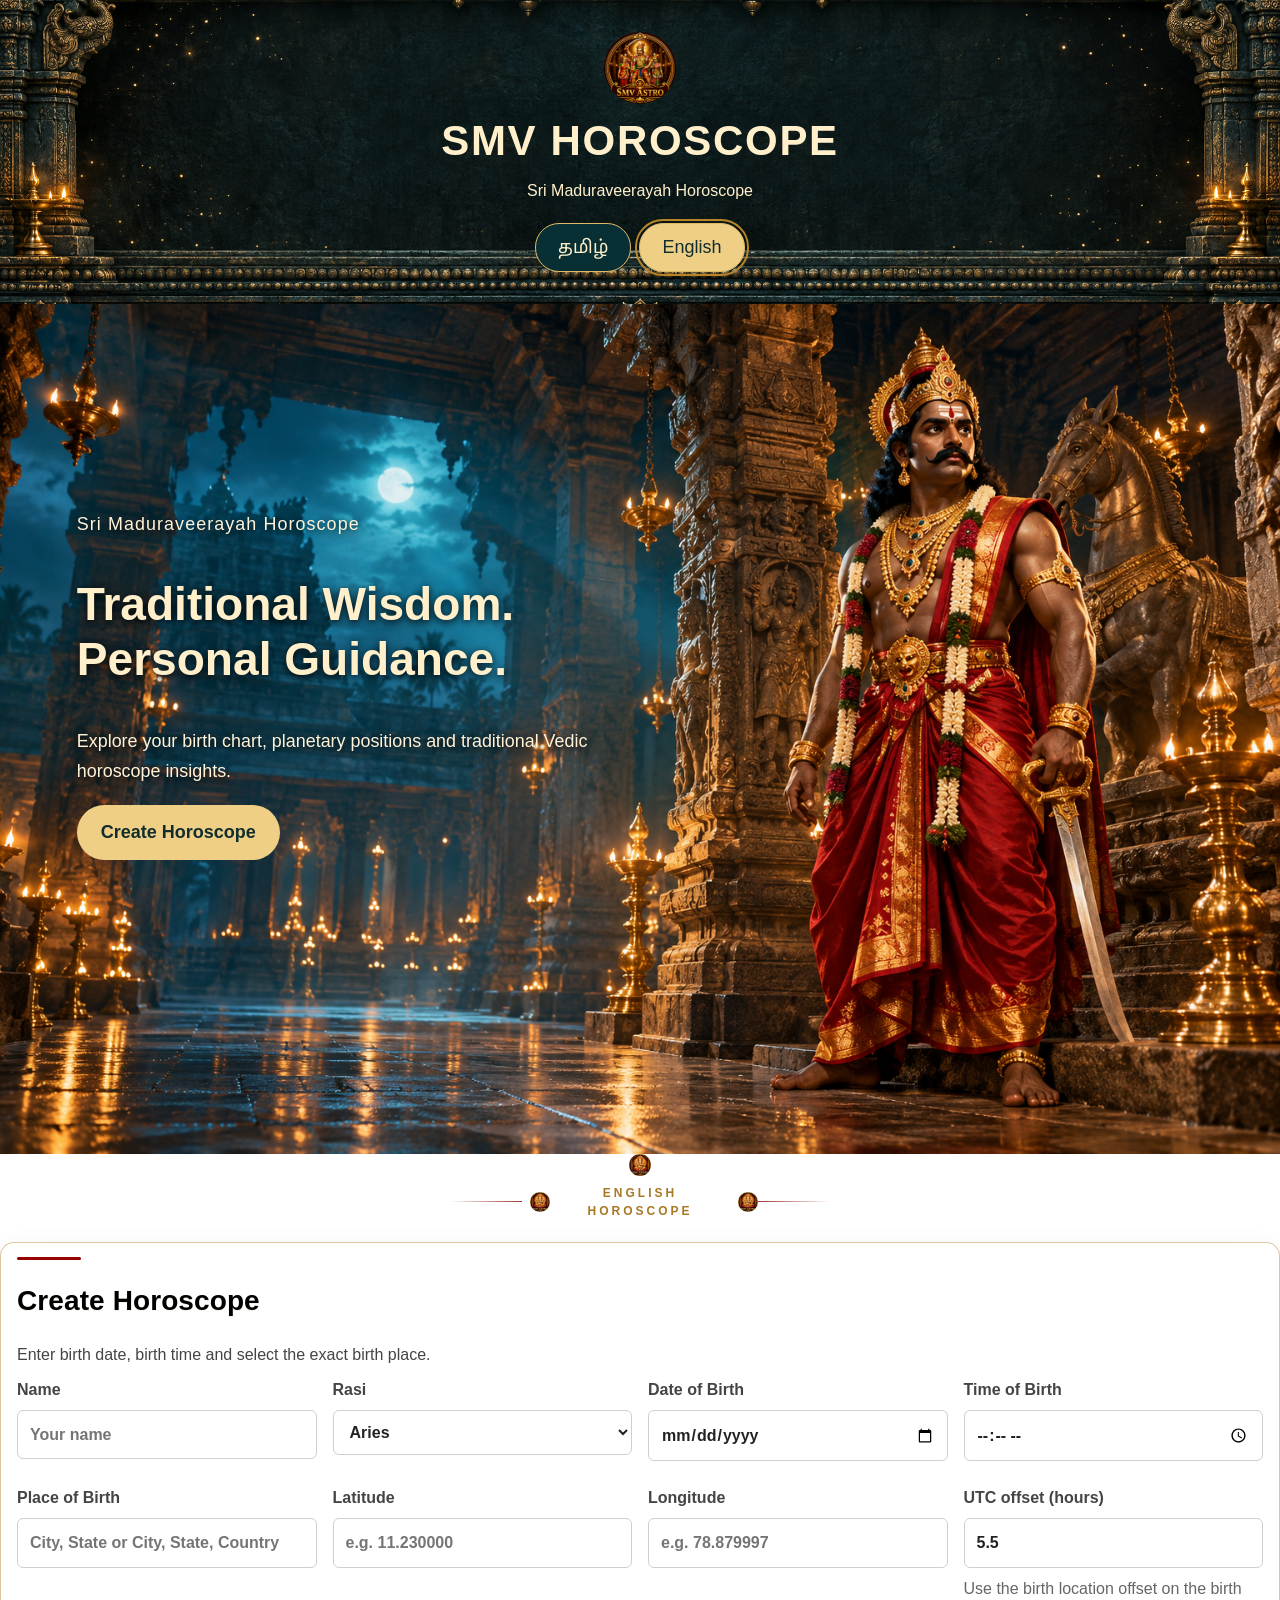
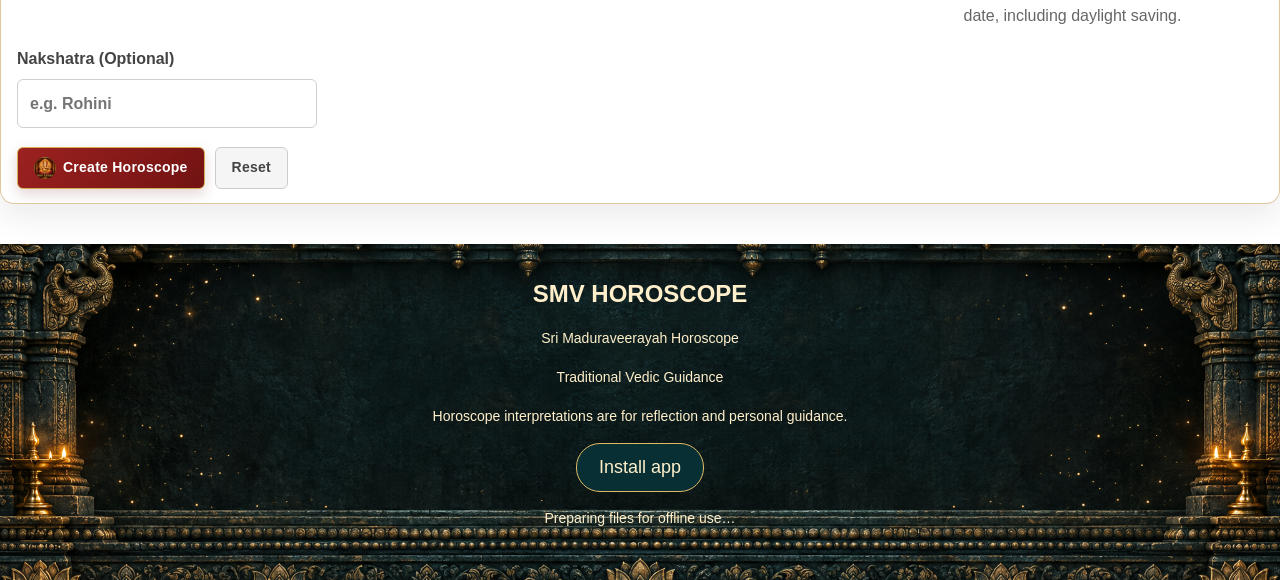
<file: index.html>
<!DOCTYPE html><html lang="en"><head><meta charset="utf-8"><meta name="viewport" content="width=device-width,initial-scale=1"><title>SMV HOROSCOPE — Sri Maduraveerayah Horoscope</title><meta name="description" content="Create a traditional Vedic horoscope using your birth date, time and place."><link rel="icon" href="assets/smvlogo.png"><link rel="stylesheet" href="horoscope.css?v=76"><script src="config.js?v=76"></script><link id="appManifest" rel="manifest" href="manifest-en.webmanifest"><meta name="theme-color" content="#082f33"><link rel="apple-touch-icon" href="assets/icon-192.png"></head><body class="smv-v12-theme"><div role="banner" class="site-header" id="templeHeader"><a class="site-brand" href="#home"><img src="assets/app-icon.jpg" alt="" width="72" height="72"><strong>SMV HOROSCOPE</strong><span>Sri Maduraveerayah Horoscope</span></a><div class="smv-language-buttons" role="group" aria-label="Language"><button type="button" id="languageTamil" lang="ta">தமிழ்</button><button type="button" id="languageEnglish" lang="en">English</button></div></div><main><section id="home" class="temple-hero"><picture><source media="(max-width:760px)" srcset="assets/hero-mobile.png"><img src="assets/hero-desktop.png" alt="Madurai Veeran" fetchpriority="high"></picture><div class="temple-copy"><p class="eyebrow">Sri Maduraveerayah Horoscope</p><h1>Traditional Wisdom.<br><span>Personal Guidance.</span></h1><p>Explore your birth chart, planetary positions and traditional Vedic horoscope insights.</p><a class="hero-action" href="#english-horoscope">Create Horoscope</a></div></section><section class="feature-section english-only-section" id="english-horoscope">
<div class="home-rule"><span><img alt="" aria-hidden="true" class="smv-brand-symbol" height="20" src="./assets/smv-brand-logo-v17.png" width="20"></span><span>ENGLISH HOROSCOPE</span><span><img alt="" aria-hidden="true" class="smv-brand-symbol" height="20" src="./assets/smv-brand-logo-v17.png" width="20"></span></div>
<div class="card" style="width:100%!important;max-width:none!important;margin:0!important;box-sizing:border-box!important">
<h2>Create Horoscope</h2>
<p class="small">Enter birth date, birth time and select the exact birth place.</p>
<div class="grid">
<div><label class="small"><b>Name</b></label><input id="englishAstroName" maxlength="80" placeholder="Your name"></div>
<div><label class="small"><b>Rasi</b></label><select id="englishRasi"><option>Aries</option><option>Taurus</option><option>Gemini</option><option>Cancer</option><option>Leo</option><option>Virgo</option><option>Libra</option><option>Scorpio</option><option>Sagittarius</option><option>Capricorn</option><option>Aquarius</option><option>Pisces</option></select></div>
<div><label class="small"><b>Date of Birth</b></label><input id="englishDob" type="date" min="1800-01-01" max="2399-12-31"></div>
<div><label class="small"><b>Time of Birth</b></label><input id="englishTob" type="time"></div>
<div><label class="small"><b>Place of Birth</b></label><input id="englishBirthPlace" maxlength="120" placeholder="City, State or City, State, Country"></div>
<div><label class="small"><b>Latitude</b></label><input id="englishLat" max="90" min="-90" placeholder="e.g. 11.230000" step="0.000001" type="number"></div>
<div><label class="small"><b>Longitude</b></label><input id="englishLon" max="180" min="-180" placeholder="e.g. 78.879997" step="0.000001" type="number"></div>
<div><label class="small"><b>UTC offset (hours)</b></label><input id="birthUtcOffset" type="number" min="-12" max="14" step="0.25" value="5.5"><span class="small">Use the birth location offset on the birth date, including daylight saving.</span></div><div><label class="small"><b>Nakshatra (Optional)</b></label><input id="englishNakshatra" maxlength="50" placeholder="e.g. Rohini"></div>
</div>
<div class="action-row">
<button class="btn" id="generateEnglishHoroscope" type="button">Create Horoscope</button>
<button class="btn gray" id="clearEnglishHoroscope" type="button">Reset</button>
</div>
<div class="hidden" id="englishHoroscopeResult" style="margin-top:20px"></div>
</div>
</section><section aria-hidden="true" class="feature-section tamil-only-section language-exclusive-hide" id="tamil-horoscope" inert="" hidden="">
<div class="home-rule"><span><img alt="" aria-hidden="true" class="smv-brand-symbol" height="20" src="./assets/smv-brand-logo-v17.png" width="20"></span><span>தமிழ் ஜோதிட வழிகாட்டி</span><span><img alt="" aria-hidden="true" class="smv-brand-symbol" height="20" src="./assets/smv-brand-logo-v17.png" width="20"></span></div>
<div class="card" style="width:100%!important;max-width:none!important;margin:0!important;box-sizing:border-box!important">
<h2>தமிழில் ஜாதகம் உருவாக்குக</h2>
<p class="small">பிறந்த தேதி, நேரம் மற்றும் பிறந்த இடத்தைத் தேர்வு செய்து sidereal/Vedic ஜாதகத்தை உருவாக்கலாம்.</p>
<div class="grid">
<div><label class="small"><b>பெயர்</b></label><input id="tamilAstroName" maxlength="80" placeholder="உங்கள் பெயர்"></div>
<div><label class="small"><b>ராசி</b></label><select id="tamilRasi"><option value="மேஷம்">மேஷம்</option><option value="ரிஷபம்">ரிஷபம்</option><option value="மிதுனம்">மிதுனம்</option><option value="கடகம்">கடகம்</option><option value="சிம்மம்">சிம்மம்</option><option value="கன்னி">கன்னி</option><option value="துலாம்">துலாம்</option><option value="விருச்சிகம்">விருச்சிகம்</option><option value="தனுசு">தனுசு</option><option value="மகரம்">மகரம்</option><option value="கும்பம்">கும்பம்</option><option value="மீனம்">மீனம்</option></select></div>
<div><label class="small"><b>பிறந்த தேதி</b></label><input id="tamilDob" type="date"></div>
<div><label class="small"><b>பிறந்த நேரம்</b></label><input id="tamilTob" type="time"></div>
<div><label class="small"><b>பிறந்த இடம்</b></label><input id="tamilBirthPlace" maxlength="120" placeholder="நகரம், மாநிலம்"></div>
<div><label class="small"><b>Latitude</b></label><input id="tamilLat" max="90" min="-90" placeholder="எ.கா. 11.230000" step="0.000001" type="number"></div>
<div><label class="small"><b>Longitude</b></label><input id="tamilLon" max="180" min="-180" placeholder="எ.கா. 78.879997" step="0.000001" type="number"></div>
<div><label class="small"><b>நட்சத்திரம் (விருப்பம்)</b></label><input id="tamilNakshatra" maxlength="50" placeholder="எ.கா. ரோகிணி"></div>
</div>
<div class="action-row">
<button class="btn" id="generateTamilHoroscope" type="button">தமிழில் ஜாதகம் உருவாக்குக</button>
<button class="btn gray" id="clearTamilHoroscope" type="button">மீட்டமை</button>
</div>
<div class="hidden" id="tamilHoroscopeResult" style="margin-top:20px"></div>
</div>
</section></main><div role="contentinfo" id="siteFooter" class="site-footer"><strong>SMV HOROSCOPE</strong><p>Sri Maduraveerayah Horoscope</p><p>Traditional Vedic Guidance</p><p>Horoscope interpretations are for reflection and personal guidance.</p><button id="installApp" type="button">Install app</button><p id="installStatus" role="status"></p></div><script type="module" src="boot.mjs"></script><script src="horoscope.js?v=76"></script><script src="horoscope-translations.js"></script><script src="horoscope-language.js?v=76"></script><script src="horoscope-form.js?v=76"></script><script src="horoscope-details.js?v=76"></script><script src="pwa.js"></script></body></html>
</file>
